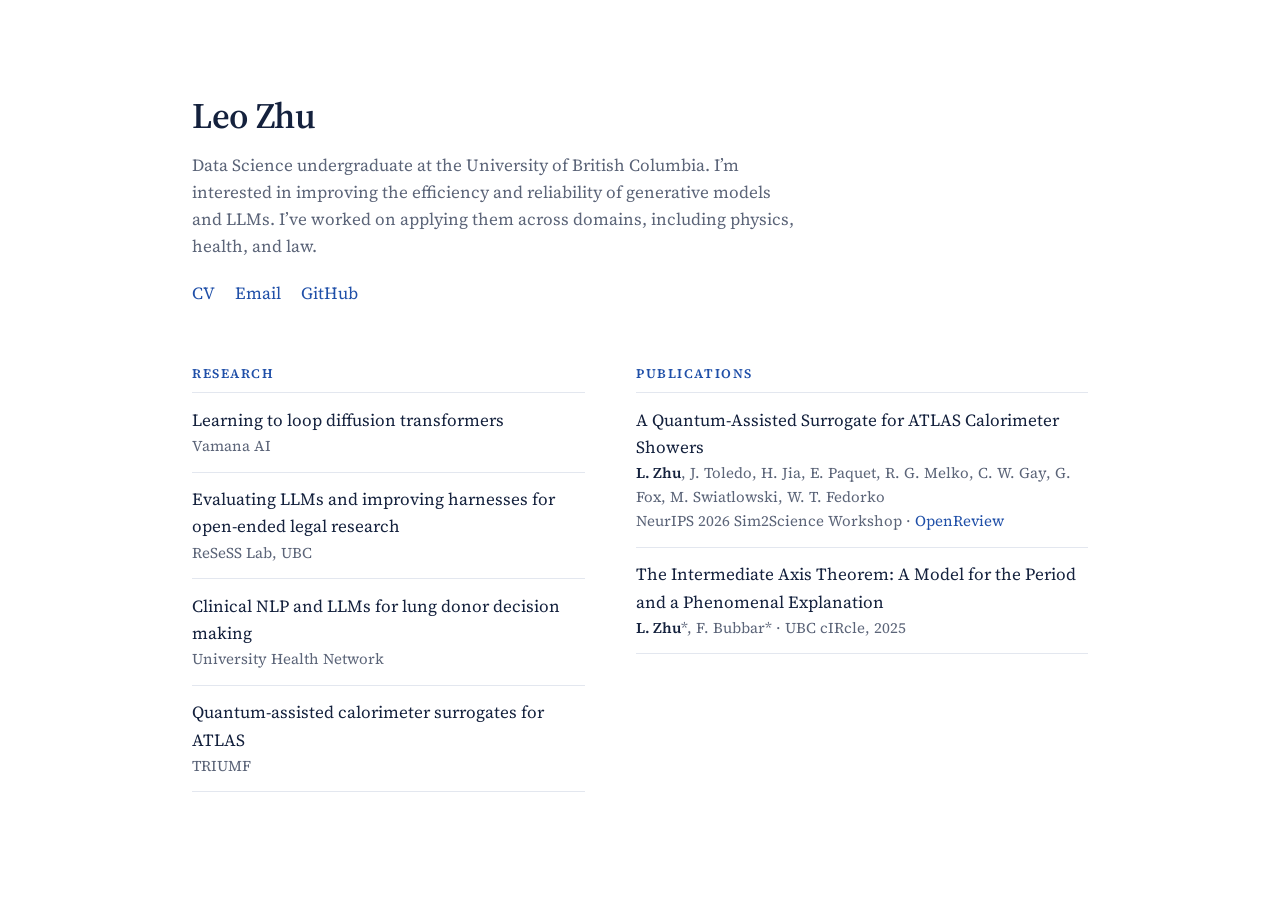
<file: index.html>
<!doctype html>
<html lang="en">
<head>
  <meta charset="utf-8">
  <meta name="viewport" content="width=device-width, initial-scale=1">
  <meta name="description" content="Leo Zhu is a Data Science undergraduate at UBC interested in efficient, reliable generative models and LLMs.">
  <meta name="color-scheme" content="only light">
  <meta name="theme-color" content="#ffffff">
  <link rel="canonical" href="https://leo-lj-zhu.github.io/">
  <link rel="icon" href="assets/favicon.png" type="image/png">
  <link rel="apple-touch-icon" href="assets/apple-touch-icon.png">
  <link rel="preconnect" href="https://fonts.googleapis.com">
  <link rel="preconnect" href="https://fonts.gstatic.com" crossorigin>
  <link rel="stylesheet" href="https://fonts.googleapis.com/css2?family=Source+Serif+4:ital,opsz,wght@0,8..60,400;0,8..60,600;1,8..60,400&display=swap">
  <link rel="stylesheet" href="style.css">
  <title>Leo Zhu</title>
</head>
<body>
  <main class="page">
    <header class="intro">
      <h1>Leo Zhu</h1>
      <p>Data Science undergraduate at the University of British Columbia. I’m interested in improving the efficiency and reliability of generative models and LLMs. I’ve worked on applying them across domains, including physics, health, and law.</p>
      <nav class="links" aria-label="Links">
        <a href="cv/">CV</a>
        <a href="mailto:leoljzhu@student.ubc.ca">Email</a>
        <a href="https://github.com/leo-lj-zhu">GitHub</a>
      </nav>
    </header>

    <section aria-labelledby="research">
      <h2 id="research">Research</h2>
      <ul class="list">
        <li><span class="what">Learning to loop diffusion transformers</span><span class="where">Vamana AI</span></li>
        <li><span class="what">Evaluating LLMs and improving harnesses for open-ended legal research</span><span class="where">ReSeSS Lab, UBC</span></li>
        <li><span class="what">Clinical NLP and LLMs for lung donor decision making</span><span class="where">University Health Network</span></li>
        <li><span class="what">Quantum-assisted calorimeter surrogates for ATLAS</span><span class="where">TRIUMF</span></li>
      </ul>
    </section>

    <section aria-labelledby="publications">
      <h2 id="publications">Publications</h2>
      <ul class="list pubs">
        <li>
          <span class="what">A Quantum-Assisted Surrogate for ATLAS Calorimeter Showers</span>
          <span class="where"><b>L. Zhu</b>, J. Toledo, H. Jia, E. Paquet, R. G. Melko, C. W. Gay, G. Fox, M. Swiatlowski, W. T. Fedorko</span>
          <span class="where">NeurIPS 2026 Sim2Science Workshop · <a href="https://openreview.net/forum?id=JTKPwobNAh">OpenReview</a></span>
        </li>
        <li>
          <span class="what">The Intermediate Axis Theorem: A Model for the Period and a Phenomenal Explanation</span>
          <span class="where"><b>L. Zhu</b>*, F. Bubbar* · UBC cIRcle, 2025</span>
        </li>
      </ul>
    </section>
  </main>
</body>
</html>
</file>
<file: style.css>
:root {
  color-scheme: only light;
  --bg: #ffffff;
  --ink: #14213d;
  --muted: #5b6478;
  --accent: #1f4fa8;
  --rule: #e3e7ef;
  --serif: "Source Serif 4", "Iowan Old Style", Georgia, serif;
}

* { box-sizing: border-box; }

body {
  margin: 0;
  background: var(--bg);
  color: var(--ink);
  font: 1.0625rem / 1.6 var(--serif);
  font-optical-sizing: auto;
  -webkit-font-smoothing: antialiased;
}

.page {
  width: clamp(min(100%, 40rem), 76%, 100rem);
  margin-inline: auto;
  padding: 6rem clamp(1.25rem, 3vw, 3rem) 4rem;
}

h1, h2, p, ul { margin: 0; }

a {
  color: var(--accent);
  text-decoration: none;
  text-underline-offset: 0.18em;
}
a:hover { text-decoration: underline; }
a:focus-visible { outline: 2px solid var(--accent); outline-offset: 2px; }

.intro h1 {
  font-size: 2.25rem;
  font-weight: 600;
  letter-spacing: -0.01em;
  line-height: 1.1;
}

.intro p {
  max-width: 68ch;
  margin-top: 1rem;
  color: var(--muted);
}

.links {
  display: flex;
  gap: 1.25rem;
  margin-top: 1.25rem;
}

section {
  margin-top: 3.5rem;
}

h2 {
  font-size: 0.8125rem;
  font-weight: 600;
  letter-spacing: 0.12em;
  text-transform: uppercase;
  color: var(--accent);
  padding-bottom: 0.5rem;
  border-bottom: 1px solid var(--rule);
}

.list {
  list-style: none;
  padding: 0;
}

.list li {
  display: flex;
  flex-direction: column;
  padding: 0.85rem 0;
  border-bottom: 1px solid var(--rule);
}

.what { color: var(--ink); }
a.what { color: var(--accent); }

.where {
  color: var(--muted);
  font-size: 0.9375rem;
}

.where b { font-weight: 600; color: var(--ink); }

@media (min-width: 70rem) {
  .page {
    display: grid;
    grid-template-columns: minmax(0, 1fr) minmax(0, 1.15fr);
    column-gap: clamp(2rem, 4vw, 4.5rem);
  }

  .intro { grid-column: 1 / -1; }
}

@media (max-width: 480px) {
  .page { padding-top: 3.5rem; }
  .intro h1 { font-size: 1.9rem; }
}

/* CV viewer */
.cv-bar {
  position: sticky;
  top: 0;
  z-index: 1;
  display: flex;
  justify-content: space-between;
  padding: 0.75rem 1.25rem;
  background: var(--bg);
  border-bottom: 1px solid var(--rule);
  font-size: 0.9375rem;
}

.cv-pages {
  display: flex;
  flex-direction: column;
  align-items: center;
  gap: 1.25rem;
  padding: 1.5rem 1rem 3rem;
}

.cv-page {
  position: relative;
  width: min(100%, 850px);
  background: #fff;
  box-shadow: 0 1px 3px rgb(20 33 61 / 0.12), 0 0 0 1px var(--rule);
}

.cv-page canvas {
  display: block;
  width: 100%;
  height: auto;
}

.cv-link {
  position: absolute;
}
.cv-link:hover { background: rgb(31 79 168 / 0.08); }

.cv-fallback {
  max-width: 40rem;
  margin: 3rem auto;
  color: var(--muted);
}
</file>
